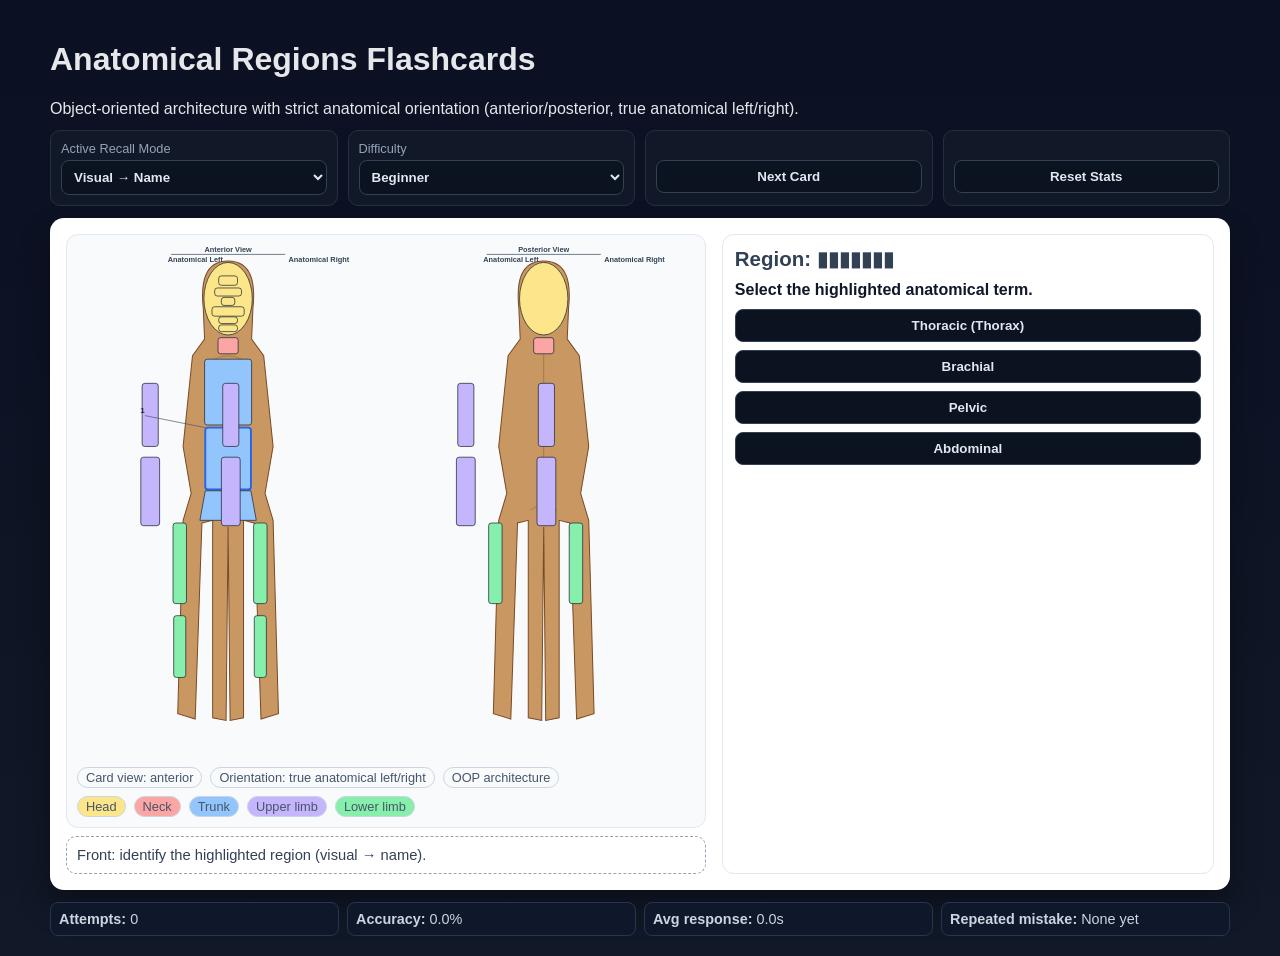
<file: index.html>
<!DOCTYPE html>
<html lang="en">
<head>
<meta charset="UTF-8" />
<meta name="viewport" content="width=device-width, initial-scale=1.0" />
<title>Anatomical Regions Flashcards (OOP SVG)</title>
<style>
:root{--panel:#111827;--card:#fff;--ink:#0f172a;--ok:#166534;--bad:#991b1b;--head:#fde68a;--neck:#fca5a5;--trunk:#93c5fd;--upper:#c4b5fd;--lower:#86efac}
*{box-sizing:border-box} body{margin:0;padding:20px;font-family:"Segoe UI",Tahoma,Verdana,sans-serif;background:linear-gradient(180deg,#0b1022,#111827);color:#e5e7eb}
.app{max-width:1180px;margin:0 auto}.toolbar{display:grid;grid-template-columns:repeat(auto-fit,minmax(180px,1fr));gap:10px;margin:12px 0}
.control{background:var(--panel);border:1px solid #243042;border-radius:10px;padding:10px}.control label{display:block;font-size:.8rem;color:#94a3b8;margin-bottom:4px}
select,button{width:100%;padding:8px;border-radius:8px;border:1px solid #334155;background:#0b1220;color:#e2e8f0;font-weight:600}
.flashcard{background:var(--card);color:var(--ink);border-radius:14px;padding:16px;display:grid;grid-template-columns:1.3fr 1fr;gap:16px;box-shadow:0 16px 30px rgba(0,0,0,.35)}
@media(max-width:980px){.flashcard{grid-template-columns:1fr}} .diagram-wrap{border:1px solid #e2e8f0;border-radius:12px;background:#f8fafc;padding:10px} svg{width:100%;height:auto}
.region{stroke:#1f2937;stroke-width:1.1;cursor:pointer}.region.target{stroke:#2563eb;stroke-width:2.8}.region.correct{stroke:#166534;stroke-width:2.9}.region.wrong{stroke:#b91c1c;stroke-width:2.9}
.silhouette{fill:#c99862;stroke:#7a4b26;stroke-width:1.5}.landmark{stroke:#7a4b26;stroke-width:1;fill:none;opacity:.6}
.axis{stroke:#334155;stroke-width:1}.axis-label{font-size:11px;fill:#334155;font-weight:700}.callout{stroke:#475569;stroke-width:1;fill:none}.callout-label{font-size:12px;font-weight:800;fill:#1e293b}
.meta{border:1px solid #e2e8f0;border-radius:12px;padding:12px}.masked{font-size:1.28rem;font-weight:800;color:#334155}.prompt{margin:10px 0;font-weight:600}
.choices{display:grid;gap:8px}.feedback{margin-top:8px;padding:8px;border-radius:8px;font-weight:700}.feedback.ok{background:#dcfce7;color:var(--ok)}.feedback.bad{background:#fee2e2;color:var(--bad)}
.back{margin-top:10px;border-top:1px solid #e2e8f0;padding-top:10px;font-size:.95rem;line-height:1.32}.front-note{margin-top:8px;border:1px dashed #94a3b8;border-radius:10px;padding:10px;color:#334155;font-size:.92rem}
.legend{display:flex;flex-wrap:wrap;gap:8px;margin-top:8px;font-size:.8rem;color:#475569}.chip{border:1px solid #cbd5e1;border-radius:999px;padding:2px 8px}
.stats{margin-top:12px;display:grid;grid-template-columns:repeat(auto-fit,minmax(150px,1fr));gap:8px}.stat{background:#0f172a;border:1px solid #27364c;color:#cbd5e1;border-radius:8px;padding:8px;font-size:.9rem}
</style>
</head>
<body>
<div class="app">
  <h1>Anatomical Regions Flashcards</h1>
  <div>Object-oriented architecture with strict anatomical orientation (anterior/posterior, true anatomical left/right).</div>
  <div class="toolbar">
    <div class="control"><label for="mode">Active Recall Mode</label><select id="mode"><option value="visualToName">Visual → Name</option><option value="nameToVisual">Name → Visual</option></select></div>
    <div class="control"><label for="difficulty">Difficulty</label><select id="difficulty"><option value="beginner">Beginner</option><option value="intermediate">Intermediate</option><option value="advanced">Advanced</option></select></div>
    <div class="control"><label>&nbsp;</label><button id="nextBtn">Next Card</button></div>
    <div class="control"><label>&nbsp;</label><button id="resetBtn">Reset Stats</button></div>
  </div>

  <div class="flashcard">
    <div>
      <div class="diagram-wrap">
        <svg id="diagram" viewBox="0 0 920 760" aria-label="Anterior and posterior anatomical region model"></svg>
        <div id="viewBadge" class="legend"></div>
        <div class="legend"><span class="chip" style="background:var(--head)">Head</span><span class="chip" style="background:var(--neck)">Neck</span><span class="chip" style="background:var(--trunk)">Trunk</span><span class="chip" style="background:var(--upper)">Upper limb</span><span class="chip" style="background:var(--lower)">Lower limb</span></div>
      </div>
      <div id="frontNote" class="front-note">Front: identify the highlighted region. Labels use formal anatomical terminology.</div>
    </div>
    <div class="meta">
      <div id="maskedName" class="masked">Region: ▮▮▮▮▮▮▮</div>
      <div id="prompt" class="prompt">Select the highlighted anatomical term.</div>
      <div id="choices" class="choices"></div>
      <div id="feedback"></div>
      <div id="back" class="back" hidden></div>
    </div>
  </div>
  <div id="stats" class="stats"></div>
</div>

<script>
const REGION_DATA = [
  {id:'cephalic',name:'Cephalic',level:'beginner',group:'head',view:'both',side:'mid',shape:'ellipse',x:0,y:80,rx:36,ry:54,definition:'Head region.',alternate:'Head',structures:'Cranium, facial skeleton, scalp.',clinical:'Cephalic trauma can rapidly affect airway and neurologic function.',confuse:['cervical']},
  {id:'frontal',name:'Frontal (Frons)',level:'intermediate',group:'head',view:'anterior',side:'mid',shape:'rect',x:-14,y:46,w:28,h:14,definition:'Forehead region.',alternate:'Forehead',structures:'Frontal bone and frontalis soft tissue.',clinical:'Frontal sinus tenderness may indicate frontal sinus disease.',confuse:['orbital','nasal']},
  {id:'orbital',name:'Orbital (Oculus)',level:'intermediate',group:'head',view:'anterior',side:'mid',shape:'rect',x:-20,y:64,w:40,h:12,definition:'Eye region.',alternate:'Ocular region',structures:'Orbit and periorbital soft tissue.',clinical:'Periorbital edema may indicate orbital pathology.',confuse:['buccal','nasal']},
  {id:'nasal',name:'Nasal (Nasus)',level:'intermediate',group:'head',view:'anterior',side:'mid',shape:'rect',x:-10,y:78,w:20,h:12,definition:'Nose region.',alternate:'Nasal region',structures:'External nose and nares.',clinical:'Nasal trauma can compromise airway patency.',confuse:['orbital','buccal']},
  {id:'buccal',name:'Buccal (Bucca)',level:'intermediate',group:'head',view:'anterior',side:'mid',shape:'rect',x:-24,y:92,w:48,h:14,definition:'Cheek region.',alternate:'Cheek',structures:'Buccinator region and parotid duct zone.',clinical:'Buccal swelling may indicate odontogenic infection.',confuse:['oral','nasal']},
  {id:'oral',name:'Oral (Oris)',level:'intermediate',group:'head',view:'anterior',side:'mid',shape:'rect',x:-14,y:107,w:28,h:10,definition:'Mouth region.',alternate:'Mouth',structures:'Lips and oral vestibule.',clinical:'Oral mucosal dryness is an early dehydration sign.',confuse:['mental']},
  {id:'mental',name:'Mental (Mentis)',level:'intermediate',group:'head',view:'anterior',side:'mid',shape:'rect',x:-14,y:119,w:28,h:10,definition:'Chin region.',alternate:'Chin',structures:'Mandibular symphyseal soft tissue.',clinical:'Mental nerve block targets lower lip/chin sensation.',confuse:['oral','cervical']},
  {id:'cervical',name:'Cervical (Cervicis)',level:'beginner',group:'neck',view:'both',side:'mid',shape:'rect',x:-15,y:138,w:30,h:24,definition:'Neck region.',alternate:'Neck',structures:'Cervical vertebrae, airway, carotid sheath.',clinical:'Cervical stabilization is essential in trauma.',confuse:['cephalic','thoracic']},
  {id:'thoracic',name:'Thoracic (Thorax)',level:'beginner',group:'trunk',view:'anterior',side:'mid',shape:'rect',x:-35,y:170,w:70,h:98,definition:'Thoracic/chest region.',alternate:'Chest',structures:'Thoracic wall over heart and lungs.',clinical:'Thoracic injuries may impair ventilation.',confuse:['abdominal']},
  {id:'abdominal',name:'Abdominal',level:'beginner',group:'trunk',view:'anterior',side:'mid',shape:'rect',x:-34,y:272,w:68,h:92,definition:'Abdominal region.',alternate:'Abdomen',structures:'Abdominal wall and underlying viscera.',clinical:'Peritoneal signs localize to abdominal pathology.',confuse:['pelvic']},
  {id:'pelvic',name:'Pelvic',level:'beginner',group:'trunk',view:'anterior',side:'mid',shape:'trapezoid',points:'-34,366 34,366 42,410 -42,410',definition:'Pelvic region of lower trunk.',alternate:'Pelvis',structures:'Pelvic girdle and overlying soft tissue.',clinical:'Pelvic fractures can produce severe occult hemorrhage.',confuse:['abdominal','femoral']},
  {id:'brachial',name:'Brachial',level:'beginner',group:'upper',view:'both',side:'bilateral',shape:'rect',x:-68,y:206,w:24,h:94,definition:'Arm region from shoulder to elbow.',alternate:'Arm',structures:'Humerus and arm compartments.',clinical:'Humeral shaft injury may affect radial nerve.',confuse:['antebrachial']},
  {id:'antebrachial',name:'Antebrachial',level:'beginner',group:'upper',view:'both',side:'bilateral',shape:'rect',x:-70,y:316,w:28,h:102,definition:'Forearm region.',alternate:'Forearm',structures:'Radius/ulna and forearm compartments.',clinical:'Compartment syndrome is a forearm emergency.',confuse:['brachial','cephalic']},
  {id:'femoral',name:'Femoral',level:'beginner',group:'lower',view:'both',side:'bilateral',shape:'rect',x:-22,y:414,w:20,h:120,definition:'Thigh region.',alternate:'Thigh',structures:'Femur and thigh musculature.',clinical:'Femoral fractures can produce major blood loss.',confuse:['crural']},
  {id:'crural',name:'Crural (Crus)',level:'beginner',group:'lower',view:'anterior',side:'bilateral',shape:'rect',x:-21,y:552,w:18,h:92,definition:'Anterior leg region (shin).',alternate:'Leg (anterior)',structures:'Tibia/fibula anteriorly.',clinical:'Crural overuse can produce tibial stress syndrome.',confuse:['femoral','gluteal']},
  {id:'dorsal',name:'Dorsal (Dorsum)',level:'beginner',group:'trunk',view:'posterior',side:'mid',shape:'rect',x:-35,y:170,w:70,h:186,definition:'Back region of trunk.',alternate:'Back',structures:'Thoracolumbar soft tissues and paraspinals.',clinical:'Dorsal tenderness may indicate vertebral pathology.',confuse:['gluteal']},
  {id:'gluteal',name:'Gluteal (Gluteus)',level:'intermediate',group:'lower',view:'posterior',side:'bilateral',shape:'rect',x:-41,y:400,w:42,h:44,definition:'Buttock region.',alternate:'Gluteal region',structures:'Gluteal muscle mass.',clinical:'Safe IM injection landmarks depend on gluteal anatomy.',confuse:['dorsal','femoral']}
];

class Region {
  constructor(data){ Object.assign(this, data); }
  matchesDifficulty(level){
    if(level==='beginner') return this.level==='beginner';
    if(level==='intermediate') return this.level!=='advanced';
    return true;
  }
  compatibleWith(card){ return card.view==='both' || this.view===card.view || this.view==='both'; }
  sideOffsets(){ return this.side==='left'?[-60]:this.side==='right'?[60]:this.side==='bilateral'?[-60,60]:[0]; }
}

class AnatomyModel {
  constructor(svg){ this.svg=svg; this.center={anterior:225, posterior:695}; this.ns='http://www.w3.org/2000/svg'; }
  clear(){ this.svg.innerHTML=''; }
  drawBase(){ this.drawSilhouette(this.center.anterior,false); this.drawSilhouette(this.center.posterior,true); this.drawOrientation(this.center.anterior,'Anterior View'); this.drawOrientation(this.center.posterior,'Posterior View'); }
  drawSilhouette(cx,posterior){
    const p=this.el('path',{class:'silhouette',d:`M${cx},24 C${cx-35},24 ${cx-41},56 ${cx-37},94 L${cx-35},140 L${cx-53},165 L${cx-67},300 L${cx-55},370 L${cx-67},410 L${cx-75},698 L${cx-49},706 L${cx-39},414 L${cx-23},410 L${cx-23},704 L${cx-3},708 L${cx},420 L${cx+3},708 L${cx+23},704 L${cx+23},410 L${cx+39},414 L${cx+49},706 L${cx+75},698 L${cx+67},410 L${cx+55},370 L${cx+67},300 L${cx+53},165 L${cx+35},140 L${cx+37},94 C${cx+41},56 ${cx+35},24 ${cx},24 Z`});
    this.svg.appendChild(p);
    const lm=this.el('path',{class:'landmark',d:posterior?`M${cx},160 L${cx},395 M${cx-20},395 Q${cx},380 ${cx+20},395`:`M${cx-20},170 Q${cx},160 ${cx+20},170 M${cx-18},366 Q${cx},358 ${cx+18},366`});
    this.svg.appendChild(lm);
  }
  drawOrientation(cx,title){
    this.svg.appendChild(this.el('line',{class:'axis',x1:cx-85,y1:14,x2:cx+85,y2:14}));
    this.svg.appendChild(this.text(cx,10,title,'axis-label','middle'));
    this.svg.appendChild(this.text(cx-90,26,'Anatomical Left','axis-label','start'));
    this.svg.appendChild(this.text(cx+90,26,'Anatomical Right','axis-label','start'));
  }
  drawRegion(region, mode, onSelect){
    const drawAt = (viewCenter)=>{
      region.sideOffsets().forEach(off=>{
        let el;
        if(region.shape==='rect') el=this.el('rect',{x:viewCenter+region.x+off,y:region.y,width:region.w,height:region.h,rx:4});
        if(region.shape==='ellipse') el=this.el('ellipse',{cx:viewCenter+region.x+off,cy:region.y,rx:region.rx,ry:region.ry});
        if(region.shape==='trapezoid') el=this.el('polygon',{points:region.points.split(' ').map(p=>{const [x,y]=p.split(',').map(Number); return `${viewCenter+x+off},${y}`;}).join(' ')});
        el.setAttribute('class','region'); el.setAttribute('fill',AppColors.group(region.group)); el.dataset.regionId=region.id;
        if(mode==='nameToVisual') el.addEventListener('click',()=>onSelect(region.id));
        this.svg.appendChild(el);
      });
    };
    if(region.view==='anterior' || region.view==='both') drawAt(this.center.anterior);
    if(region.view==='posterior' || region.view==='both') drawAt(this.center.posterior);
  }
  highlightTarget(id){ [...this.svg.querySelectorAll(`[data-region-id="${id}"]`)].forEach(el=>el.classList.add('target')); }
  markAnswers(correctId, chosenId){ [...document.querySelectorAll('.region')].forEach(el=>{ if(el.dataset.regionId===correctId) el.classList.add('correct'); if(chosenId && el.dataset.regionId===chosenId && chosenId!==correctId) el.classList.add('wrong'); }); }
  drawCallout(card){
    const cx=card.view==='posterior'?this.center.posterior:this.center.anterior; const px=cx+card.x; const py=card.y; const tx=px<460?px-90:px+90;
    this.svg.appendChild(this.el('path',{class:'callout',d:`M${px},${py} L${tx},${py-18}`}));
    this.svg.appendChild(this.text(tx,py-22,'1','callout-label',px<460?'end':'start'));
  }
  el(tag,attrs){ const e=document.createElementNS(this.ns,tag); Object.entries(attrs).forEach(([k,v])=>e.setAttribute(k,v)); return e; }
  text(x,y,t,cls,anchor){ const e=this.el('text',{x,y,class:cls,'text-anchor':anchor}); e.textContent=t; return e; }
}

class FlashcardEngine {
  constructor(regions){ this.regions=regions.map(r=>new Region(r)); this.stats={attempts:0,correct:0,totalMs:0,mistakes:{}}; this.mode='visualToName'; this.difficulty='beginner'; this.current=null; this.answered=false; this.start=performance.now(); }
  pool(){ return this.regions.filter(r=>r.matchesDifficulty(this.difficulty)); }
  nextCard(){ const p=this.pool(); if(!p.length) return null; this.current=p[Math.floor(Math.random()*p.length)]; this.answered=false; this.start=performance.now(); return this.current; }
  options(){
    const c=this.current; const p=this.pool().filter(r=>r.id!==c.id && r.compatibleWith(c));
    const preferred=p.filter(r=>(c.confuse||[]).includes(r.id));
    return this.shuffle([c,...this.shuffle(preferred).concat(this.shuffle(p.filter(r=>!preferred.includes(r)))).slice(0,3)]);
  }
  answer(id){ if(!this.current||this.answered) return null; this.answered=true; const correct=id===this.current.id; const ms=performance.now()-this.start; this.stats.attempts++; this.stats.totalMs+=ms; if(correct) this.stats.correct++; else this.stats.mistakes[this.current.id]=(this.stats.mistakes[this.current.id]||0)+1; return {correct,ms}; }
  confusion(chosenId){ const chosen=this.regions.find(r=>r.id===chosenId), c=this.current; if(!c) return 'Review regional landmarks.'; if(chosen && (c.confuse||[]).includes(chosen.id)) return `Common confusion: ${chosen.name} versus ${c.name}.`; return `Review boundaries for ${c.name}.`; }
  resetStats(){ this.stats={attempts:0,correct:0,totalMs:0,mistakes:{}}; }
  diagnostics(){
    const errs=[]; const ids=new Set(this.regions.map(r=>r.id));
    ['visualToName','nameToVisual'].forEach(m=>['beginner','intermediate','advanced'].forEach(d=>{this.mode=m; this.difficulty=d; if(!this.pool().length) errs.push(`Empty pool ${m}/${d}`);}));
    this.regions.forEach(r=>{ if(!['anterior','posterior','both'].includes(r.view)) errs.push(`Invalid view: ${r.id}`); if(!['mid','left','right','bilateral'].includes(r.side)) errs.push(`Invalid side: ${r.id}`); (r.confuse||[]).forEach(c=>{if(!ids.has(c)) errs.push(`Unknown confusion id '${c}' in ${r.id}`);}); });
    return errs;
  }
  shuffle(arr){ const c=[...arr]; for(let i=c.length-1;i>0;i--){const j=Math.floor(Math.random()*(i+1)); [c[i],c[j]]=[c[j],c[i]];} return c; }
}

class AppColors { static group(g){ return ({head:'var(--head)',neck:'var(--neck)',trunk:'var(--trunk)',upper:'var(--upper)',lower:'var(--lower)'})[g]||'#ddd'; } }

class FlashcardApp {
  constructor(){
    this.ui={diagram:document.getElementById('diagram'),viewBadge:document.getElementById('viewBadge'),mode:document.getElementById('mode'),difficulty:document.getElementById('difficulty'),prompt:document.getElementById('prompt'),choices:document.getElementById('choices'),feedback:document.getElementById('feedback'),back:document.getElementById('back'),masked:document.getElementById('maskedName'),frontNote:document.getElementById('frontNote'),stats:document.getElementById('stats'),nextBtn:document.getElementById('nextBtn'),resetBtn:document.getElementById('resetBtn')};
    this.engine=new FlashcardEngine(REGION_DATA);
    this.model=new AnatomyModel(this.ui.diagram);
    this.bind();
  }
  bind(){
    this.ui.nextBtn.addEventListener('click',()=>this.loadNext());
    this.ui.mode.addEventListener('change',e=>{this.engine.mode=e.target.value; this.loadNext();});
    this.ui.difficulty.addEventListener('change',e=>{this.engine.difficulty=e.target.value; this.loadNext();});
    this.ui.resetBtn.addEventListener('click',()=>{this.engine.resetStats(); this.renderStats(); this.loadNext();});
  }
  loadNext(){
    const card=this.engine.nextCard();
    if(!card){ this.ui.prompt.textContent='No cards available for this mode/difficulty.'; this.ui.choices.innerHTML=''; return; }
    this.ui.masked.textContent='Region: ▮▮▮▮▮▮▮'; this.ui.back.hidden=true; this.ui.feedback.innerHTML='';
    this.renderDiagram(card); this.renderPrompt(card); this.renderStats();
  }
  renderDiagram(card){
    this.model.clear(); this.model.drawBase();
    this.engine.regions.forEach(r=>{ if(r.compatibleWith(card)) this.model.drawRegion(r,this.engine.mode,(id)=>this.submit(id)); });
    if(this.engine.mode==='visualToName'){ this.model.highlightTarget(card.id); this.model.drawCallout(card); }
    const viewTxt=card.view==='both'?'anterior + posterior':card.view;
    this.ui.viewBadge.innerHTML=`<span class="chip">Card view: ${viewTxt}</span><span class="chip">Orientation: true anatomical left/right</span><span class="chip">OOP architecture</span>`;
  }
  renderPrompt(card){
    this.ui.choices.innerHTML='';
    if(this.engine.mode==='visualToName'){
      this.ui.prompt.textContent='Select the highlighted anatomical term.';
      this.engine.options().forEach(r=>{ const b=document.createElement('button'); b.textContent=r.name; b.onclick=()=>this.submit(r.id); this.ui.choices.appendChild(b); });
      this.ui.frontNote.textContent='Front: identify the highlighted region (visual → name).';
    } else {
      this.ui.prompt.textContent=`Tap the region for: ${card.name}`;
      this.ui.frontNote.textContent='Front: term shown; select the precise region (name → visual).';
    }
  }
  submit(choiceId){
    const result=this.engine.answer(choiceId); if(!result) return;
    const card=this.engine.current;
    this.ui.feedback.className=`feedback ${result.correct?'ok':'bad'}`;
    this.ui.feedback.textContent=result.correct?`Correct (${(result.ms/1000).toFixed(1)}s).`:`Not quite (${(result.ms/1000).toFixed(1)}s). ${this.engine.confusion(choiceId)}`;
    this.model.markAnswers(card.id, choiceId);
    this.ui.masked.textContent=`Region: ${card.name}`;
    this.ui.back.hidden=false;
    this.ui.back.innerHTML=`<h3>Back of Card</h3><p><strong>Formal definition:</strong> ${card.definition}</p><p><strong>Common alternate name:</strong> ${card.alternate}</p><p><strong>Major structures:</strong> ${card.structures}</p><p><strong>Clinical relevance:</strong> ${card.clinical}</p>`;
    this.renderStats();
  }
  renderStats(){
    const s=this.engine.stats, acc=s.attempts?(100*s.correct/s.attempts).toFixed(1):'0.0', avg=s.attempts?(s.totalMs/s.attempts/1000).toFixed(1):'0.0';
    const top=Object.entries(s.mistakes).sort((a,b)=>b[1]-a[1])[0];
    this.ui.stats.innerHTML=`<div class="stat"><strong>Attempts:</strong> ${s.attempts}</div><div class="stat"><strong>Accuracy:</strong> ${acc}%</div><div class="stat"><strong>Avg response:</strong> ${avg}s</div><div class="stat"><strong>Repeated mistake:</strong> ${top?this.engine.regions.find(r=>r.id===top[0]).name+' ('+top[1]+')':'None yet'}</div>`;
  }
  runDiagnostics(){
    const errs=this.engine.diagnostics();
    this.engine.mode=this.ui.mode.value; this.engine.difficulty=this.ui.difficulty.value;
    if(errs.length) console.error('Diagnostics failed',errs); else console.log('Diagnostics passed');
    return errs;
  }
}

window.app = new FlashcardApp();
window.app.renderStats();
window.app.runDiagnostics();
window.app.loadNext();
</script>
</body>
</html>
</file>
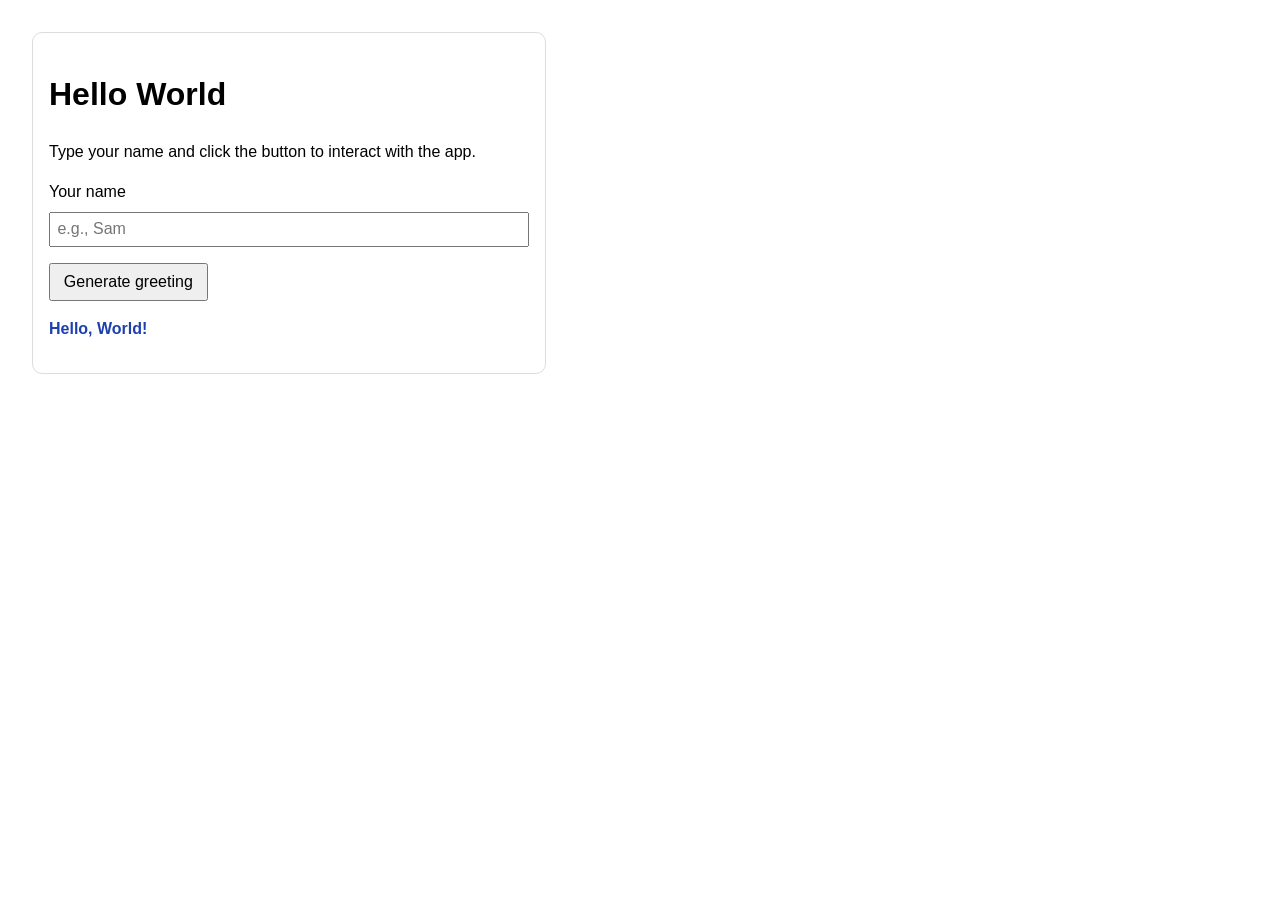
<file: web/index.html>
<!doctype html>
<html lang="en">
  <head>
    <meta charset="UTF-8" />
    <meta name="viewport" content="width=device-width, initial-scale=1.0" />
    <title>Hello World App</title>
    <style>
      body { font-family: Arial, sans-serif; margin: 2rem; line-height: 1.5; }
      .card { max-width: 480px; border: 1px solid #ddd; border-radius: 10px; padding: 1rem; }
      label, input, button { font-size: 1rem; }
      input { padding: 0.4rem; width: 100%; margin: 0.5rem 0 1rem; box-sizing: border-box; }
      button { padding: 0.5rem 0.8rem; cursor: pointer; }
      #greeting { margin-top: 1rem; font-weight: 700; color: #1e40af; }
      #history { margin-top: 1rem; padding-left: 1.1rem; }
    </style>
  </head>
  <body>
    <div class="card">
      <h1>Hello World</h1>
      <p>Type your name and click the button to interact with the app.</p>

      <label for="name">Your name</label>
      <input id="name" type="text" placeholder="e.g., Sam" />
      <button id="greet-btn">Generate greeting</button>

      <div id="greeting">Hello, World!</div>
      <ul id="history"></ul>
    </div>

    <script>
      const nameInput = document.getElementById('name');
      const greetButton = document.getElementById('greet-btn');
      const greetingEl = document.getElementById('greeting');
      const historyEl = document.getElementById('history');

      greetButton.addEventListener('click', () => {
        const enteredName = nameInput.value.trim();
        const name = enteredName || 'World';
        const message = `Hello, ${name}!`;
        greetingEl.textContent = message;

        const eventItem = document.createElement('li');
        eventItem.textContent = `Greeted ${name} at ${new Date().toLocaleTimeString()}`;
        historyEl.prepend(eventItem);
      });
    </script>
  </body>
</html>
</file>
